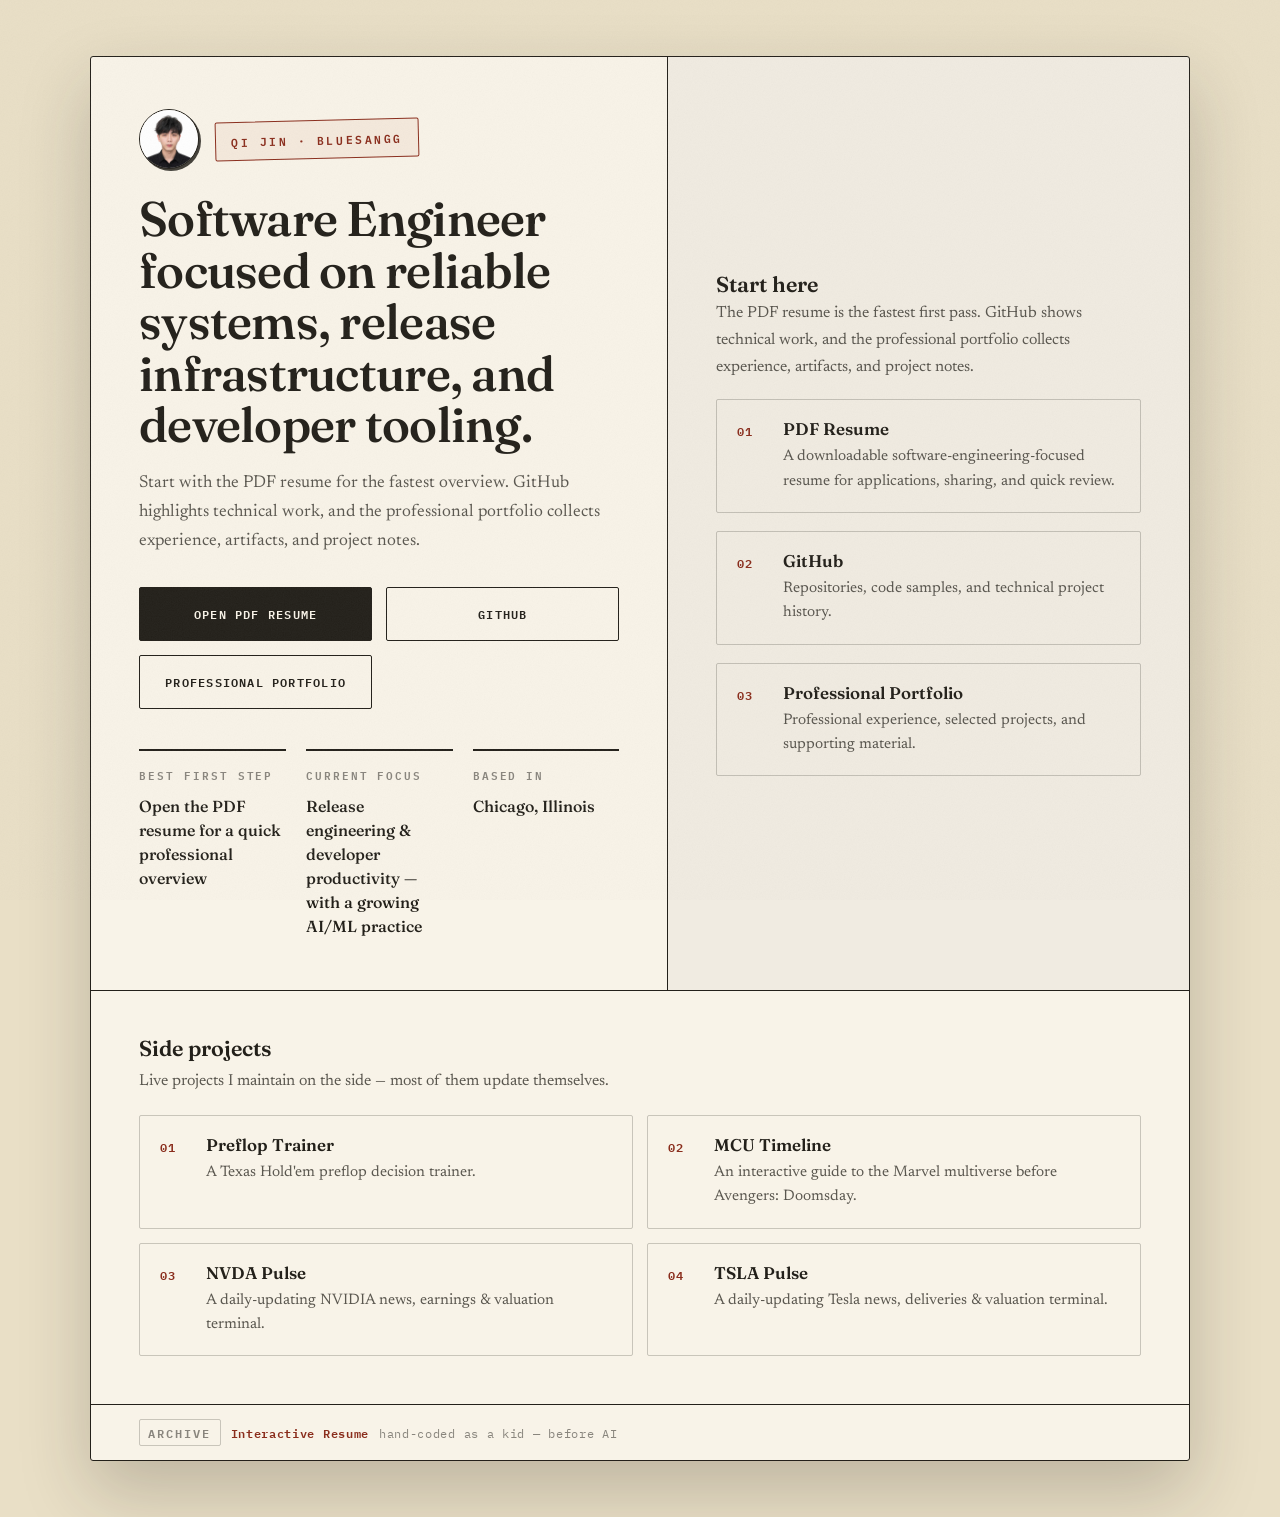
<file: index.html>
<!DOCTYPE html>
<html lang="en">
<head>
  <meta charset="UTF-8">
  <meta name="viewport" content="width=device-width, initial-scale=1.0">
  <title>Qi Jin | Software Engineer</title>
  <link rel="preconnect" href="https://fonts.googleapis.com">
  <link rel="preconnect" href="https://fonts.gstatic.com" crossorigin>
  <link rel="preconnect" href="https://fonts.googleapis.com">
  <link rel="preconnect" href="https://fonts.gstatic.com" crossorigin>
  <link href="https://fonts.googleapis.com/css2?family=Fraunces:ital,opsz,wght@0,9..144,300..900;1,9..144,300..900&family=IBM+Plex+Mono:wght@400;500;600&family=Newsreader:ital,opsz,wght@0,6..72,400..600;1,6..72,400..600&display=swap" rel="stylesheet">
  <style>
:root {
  --paper: #f8f3e8;
  --paper-deep: #e9dfc6;
  --ink: #23201a;
  --ink-soft: rgba(35,32,26,.74);
  --ink-faint: rgba(35,32,26,.52);
  --line: rgba(35,32,26,.22);
  --accent: #b3402a;
  --accent-deep: #8a2d1c;
}
* { box-sizing: border-box; margin: 0; padding: 0; }
body {
  font-family: 'Newsreader', Georgia, 'Times New Roman', serif;
  color: var(--ink); background: var(--paper-deep);
  min-height: 100vh; display: flex; align-items: center; justify-content: center;
  padding: 56px 22px; font-size: 17px;
}
body::before {
  content: ""; position: fixed; inset: 0; z-index: 3000; pointer-events: none; opacity: .05;
  background-image: url("data:image/svg+xml,%3Csvg xmlns='http://www.w3.org/2000/svg' width='180' height='180'%3E%3Cfilter id='n'%3E%3CfeTurbulence type='fractalNoise' baseFrequency='0.85' numOctaves='2' stitchTiles='stitch'/%3E%3CfeColorMatrix type='saturate' values='0'/%3E%3C/filter%3E%3Crect width='100%25' height='100%25' filter='url(%23n)'/%3E%3C/svg%3E");
}
::selection { background: var(--accent); color: var(--paper); }
.shell {
  width: min(1100px, 100%); background: var(--paper);
  border: 1.5px solid var(--ink); border-radius: 3px;
  box-shadow: 0 30px 70px rgba(35,32,26,.22);
  overflow: hidden; position: relative; z-index: 1;
}
.grid { display: grid; grid-template-columns: 1.05fr 0.95fr; }
.hero, .panel { padding: 52px 48px; }
.eyebrow-wrap { display: flex; align-items: center; gap: 16px; margin-bottom: 24px; }
.hero-avatar {
  width: 60px; height: 60px; border-radius: 50%; object-fit: cover; object-position: center;
  border: 1.5px solid var(--ink); flex-shrink: 0; background: var(--paper-deep);
  box-shadow: 2px 2px 0 rgba(35,32,26,.85);
}
.eyebrow {
  display: inline-block; font-family: 'IBM Plex Mono', monospace;
  font-size: .72rem; font-weight: 600; letter-spacing: .22em; text-transform: uppercase;
  color: var(--accent-deep); border: 1.5px solid var(--accent-deep);
  padding: 9px 15px 8px; border-radius: 2px;
  transform: rotate(-1.4deg); background: rgba(179,64,42,.06);
}
h1 {
  font-family: 'Fraunces', Georgia, serif; font-weight: 560;
  font-size: clamp(2.1rem, 3.8vw, 3.2rem); line-height: 1.06; letter-spacing: -0.015em;
  margin-bottom: 18px; text-wrap: balance; max-width: 760px;
}
.subtitle { font-size: 1.08rem; line-height: 1.7; color: var(--ink-soft); max-width: 60ch; }
.cta-row { display: grid; grid-template-columns: repeat(2, minmax(0,1fr)); gap: 14px; margin-top: 30px; max-width: 640px; }
.btn {
  display: inline-flex; align-items: center; justify-content: center; text-decoration: none;
  font-family: 'IBM Plex Mono', monospace; font-size: .76rem; font-weight: 600;
  letter-spacing: .1em; text-transform: uppercase; text-align: center;
  padding: 16px 16px 15px; border-radius: 2px; border: 1.5px solid var(--ink); min-height: 54px;
  transition: background .16s ease, color .16s ease, box-shadow .16s ease;
}
.btn-accent { background: var(--ink); color: var(--paper); }
.btn-accent:hover { background: var(--accent); border-color: var(--accent-deep); color: #fff; box-shadow: 4px 4px 0 rgba(35,32,26,.85); }
.btn-primary, .btn-secondary { background: transparent; color: var(--ink); }
.btn-primary:hover, .btn-secondary:hover { background: var(--ink); color: var(--paper); box-shadow: 4px 4px 0 rgba(179,64,42,.55); }
.facts { display: grid; grid-template-columns: repeat(3, minmax(0,1fr)); gap: 20px; margin-top: 40px; }
.fact { border-top: 2px solid var(--ink); padding-top: 14px; }
.fact .label {
  font-family: 'IBM Plex Mono', monospace; font-size: .68rem; font-weight: 600;
  letter-spacing: .18em; text-transform: uppercase; color: var(--ink-faint); margin-bottom: 10px;
}
.fact .value { font-family: 'Fraunces', Georgia, serif; font-size: 1rem; font-weight: 500; line-height: 1.5; }
.panel {
  background: rgba(35,32,26,.035); border-left: 1.5px solid var(--ink);
  display: flex; flex-direction: column; justify-content: center; gap: 18px; counter-reset: ql;
}
.panel h2 { font-family: 'Fraunces', Georgia, serif; font-size: 1.35rem; font-weight: 600; margin-bottom: 2px; }
.panel p { color: var(--ink-soft); line-height: 1.7; font-size: 1rem; }
.quick-link {
  display: block; padding: 18px 20px 18px 66px; position: relative;
  text-decoration: none; color: var(--ink);
  border: 1px solid var(--line); border-radius: 2px; counter-increment: ql;
  transition: border-color .16s ease, background .16s ease;
}
.quick-link::before {
  content: counter(ql, decimal-leading-zero);
  position: absolute; left: 20px; top: 21px;
  font-family: 'IBM Plex Mono', monospace; font-size: .76rem; font-weight: 600;
  color: var(--accent-deep); letter-spacing: .08em;
}
.quick-link:hover { border-color: var(--ink); background: rgba(179,64,42,.05); }
.quick-link strong { display: block; font-family: 'Fraunces', Georgia, serif; font-size: 1.06rem; font-weight: 600; margin-bottom: 6px; }
.quick-link span { color: var(--ink-soft); font-size: .95rem; line-height: 1.6; }
.projects { border-top: 1.5px solid var(--ink); padding: 44px 48px 48px; }
.projects h2 { font-family: 'Fraunces', Georgia, serif; font-size: 1.35rem; font-weight: 600; margin-bottom: 6px; }
.projects .proj-sub { color: var(--ink-soft); line-height: 1.7; font-size: 1rem; margin-bottom: 20px; max-width: 70ch; }
.proj-grid { display: grid; grid-template-columns: 1fr 1fr; gap: 14px; counter-reset: ql; }
.site-foot {
  border-top: 1.5px solid var(--ink);
  padding: 14px 48px;
  display: flex; align-items: baseline; gap: 10px; flex-wrap: wrap;
  font-family: 'IBM Plex Mono', monospace; font-size: .72rem; letter-spacing: .06em;
  color: var(--ink-faint);
}
.site-foot .tag {
  font-weight: 600; text-transform: uppercase; letter-spacing: .18em;
  border: 1px solid var(--line); border-radius: 2px; padding: 3px 8px 2px;
}
.site-foot a { color: var(--accent-deep); font-weight: 600; text-decoration: none; }
.site-foot a:hover { text-decoration: underline; }
@media (max-width: 880px) {

  .grid { grid-template-columns: 1fr; }
  .panel { border-left: none; border-top: 1.5px solid var(--ink); }
  .hero, .panel { padding: 36px 26px; }
  .facts { grid-template-columns: 1fr; gap: 18px; }
  .cta-row { grid-template-columns: 1fr; max-width: 100%; }
  body { padding: 40px 14px; }
  .site-foot { padding: 12px 26px; }
  .projects { padding: 32px 26px; }
  .proj-grid { grid-template-columns: 1fr; }
}
</style>
</head>
<body>
  <main class="shell">
    <div class="grid">
      <section class="hero">
        <div class="eyebrow-wrap">
          <img class="hero-avatar" src="/images/profile/qi-jin-avatar.jpg" alt="Portrait of Qi Jin" />
          <div class="eyebrow">Qi Jin · BlueSaNGG</div>
        </div>
        <h1>Software Engineer focused on reliable systems, release infrastructure, and developer tooling.</h1>
        <p class="subtitle">
          Start with the PDF resume for the fastest overview. GitHub highlights technical work, and the professional portfolio collects experience, artifacts, and project notes.
        </p>

        <div class="cta-row">
          <a class="btn btn-accent" href="/resume/QiJin_Resume.pdf" target="_blank" rel="noopener">Open PDF Resume</a>
          <a class="btn btn-secondary" href="https://github.com/BlueSaNGG" target="_blank" rel="noopener">GitHub</a>
          <a class="btn btn-secondary" href="/CV/ml-portfolio.html">Professional Portfolio</a>
        </div>

        <div class="facts">
          <div class="fact">
            <div class="label">Best First Step</div>
            <div class="value">Open the PDF resume for a quick professional overview</div>
          </div>
          <div class="fact">
            <div class="label">Current Focus</div>
            <div class="value">Release engineering &amp; developer productivity — with a growing AI/ML practice</div>
          </div>
          <div class="fact">
            <div class="label">Based In</div>
            <div class="value">Chicago, Illinois</div>
          </div>
        </div>
      </section>

      <aside class="panel">
        <div>
          <h2>Start here</h2>
          <p>The PDF resume is the fastest first pass. GitHub shows technical work, and the professional portfolio collects experience, artifacts, and project notes.</p>
        </div>

        <a class="quick-link" href="/resume/QiJin_Resume.pdf" target="_blank" rel="noopener">
          <strong>PDF Resume</strong>
          <span>A downloadable software-engineering-focused resume for applications, sharing, and quick review.</span>
        </a>

        <a class="quick-link" href="https://github.com/BlueSaNGG" target="_blank" rel="noopener">
          <strong>GitHub</strong>
          <span>Repositories, code samples, and technical project history.</span>
        </a>

        <a class="quick-link" href="/CV/ml-portfolio.html">
          <strong>Professional Portfolio</strong>
          <span>Professional experience, selected projects, and supporting material.</span>
        </a>
      </aside>
    </div>
    <section class="projects">
      <h2>Side projects</h2>
      <p class="proj-sub">Live projects I maintain on the side — most of them update themselves.</p>
      <div class="proj-grid">
        <a class="quick-link" href="https://bluesangg.github.io/preflop-trainer/" target="_blank" rel="noopener">
          <strong>Preflop Trainer</strong>
          <span>A Texas Hold'em preflop decision trainer.</span>
        </a>
        <a class="quick-link" href="https://bluesangg.github.io/mcu-timeline/" target="_blank" rel="noopener">
          <strong>MCU Timeline</strong>
          <span>An interactive guide to the Marvel multiverse before Avengers: Doomsday.</span>
        </a>
        <a class="quick-link" href="https://bluesangg.github.io/nvda-news/" target="_blank" rel="noopener">
          <strong>NVDA Pulse</strong>
          <span>A daily-updating NVIDIA news, earnings &amp; valuation terminal.</span>
        </a>
        <a class="quick-link" href="https://bluesangg.github.io/tsla-news/" target="_blank" rel="noopener">
          <strong>TSLA Pulse</strong>
          <span>A daily-updating Tesla news, deliveries &amp; valuation terminal.</span>
        </a>
      </div>
    </section>
    <footer class="site-foot">
      <span class="tag">Archive</span>
      <a href="/interactive-resume.html">Interactive Resume</a>
      <span>hand-coded as a kid — before AI</span>
    </footer>
  </main>
</body>
</html>
</file>
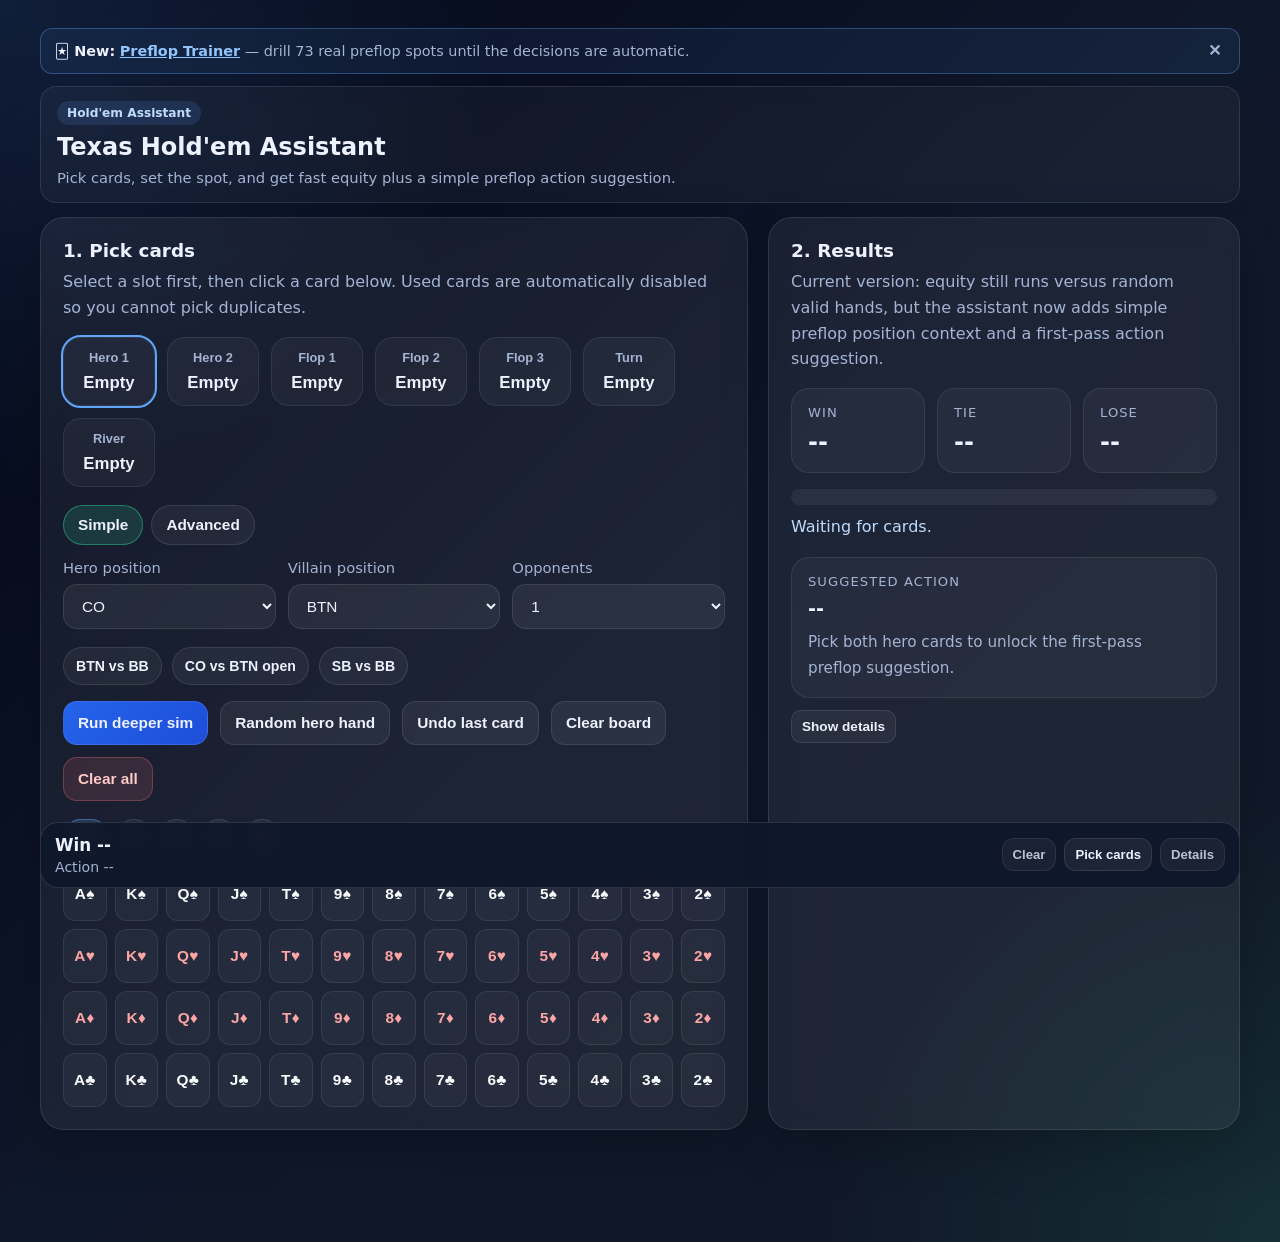
<file: holdem-odds/index.html>
<!DOCTYPE html>
<html lang="en">
<head>
  <meta charset="UTF-8" />
  <meta name="viewport" content="width=device-width, initial-scale=1.0" />
  <title>Texas Hold'em Odds Calculator</title>
  <style>
    :root {
      --bg: #0b1220;
      --panel: rgba(255,255,255,0.06);
      --panel-strong: rgba(255,255,255,0.1);
      --text: #eef2ff;
      --muted: #a5b4d4;
      --accent: #60a5fa;
      --accent-2: #34d399;
      --danger: #f87171;
      --border: rgba(255,255,255,0.1);
    }
    * { box-sizing: border-box; }
    body {
      margin: 0;
      font-family: Inter, ui-sans-serif, system-ui, -apple-system, BlinkMacSystemFont, sans-serif;
      color: var(--text);
      background:
        radial-gradient(circle at top left, rgba(96,165,250,0.15), transparent 28%),
        radial-gradient(circle at bottom right, rgba(52,211,153,0.12), transparent 26%),
        linear-gradient(135deg, #020617 0%, #0f172a 50%, #111827 100%);
      min-height: 100vh;
    }
    .wrap {
      width: min(1200px, calc(100% - 32px));
      margin: 28px auto;
    }
    .hero {
      padding: 14px 16px;
      background: rgba(255,255,255,0.04);
      border: 1px solid var(--border);
      border-radius: 16px;
      backdrop-filter: blur(10px);
      margin-bottom: 14px;
    }
    .eyebrow {
      display: inline-block;
      padding: 5px 10px;
      border-radius: 999px;
      background: rgba(96,165,250,0.14);
      color: #bfdbfe;
      font-weight: 700;
      font-size: 0.76rem;
      margin-bottom: 8px;
    }
    h1 { margin: 0 0 6px; font-size: clamp(1.15rem, 3vw, 1.5rem); }
    .subtitle { margin: 0; color: var(--muted); line-height: 1.45; max-width: 900px; font-size: 0.92rem; }
    .grid {
      display: grid;
      grid-template-columns: 1.2fr 0.8fr;
      gap: 20px;
    }
    .card {
      background: var(--panel);
      border: 1px solid var(--border);
      border-radius: 24px;
      padding: 22px;
      backdrop-filter: blur(14px);
      box-shadow: 0 18px 50px rgba(0,0,0,0.2);
    }
    .section-title { margin: 0 0 8px; font-size: 1.15rem; }
    .hint { color: var(--muted); margin: 0 0 16px; line-height: 1.6; }
    .slot-row { display: flex; flex-wrap: wrap; gap: 12px; margin-bottom: 18px; }
    .slot {
      min-width: 92px;
      padding: 12px;
      border-radius: 18px;
      background: rgba(255,255,255,0.04);
      border: 1px solid rgba(255,255,255,0.08);
    }
    .slot-label { color: var(--muted); font-size: 0.8rem; margin-bottom: 8px; }
    .slot-value { font-size: 1.05rem; font-weight: 700; }
    .mode-toggle { display:flex; gap:8px; margin-bottom:14px; }
    .mode-btn { padding:10px 14px; border-radius:999px; background: rgba(255,255,255,0.05); border:1px solid rgba(255,255,255,0.1); font-weight:700; }
    .mode-btn.active { background: rgba(52,211,153,0.16); border-color: rgba(52,211,153,0.45); }
    .controls { display: grid; grid-template-columns: repeat(3, minmax(0,1fr)); gap: 12px; margin-bottom: 18px; }
    .controls-secondary { grid-template-columns: minmax(0,1fr); }
    .hidden { display:none !important; }
    label { display: flex; flex-direction: column; gap: 8px; font-size: 0.92rem; color: var(--muted); }
    select, button {
      border: 1px solid var(--border);
      border-radius: 14px;
      padding: 12px 14px;
      font-size: 0.96rem;
      background: rgba(255,255,255,0.06);
      color: var(--text);
    }
    select option { color: #111827; }
    .button-row { display: flex; gap: 12px; flex-wrap: wrap; margin-bottom: 18px; }
    .preset-row { display: flex; gap: 10px; flex-wrap: wrap; margin-bottom: 16px; }
    .mini-btn { padding: 10px 12px; border-radius: 999px; font-size: 0.88rem; background: rgba(255,255,255,0.05); }
    .mobile-dock { position: sticky; bottom: 12px; z-index: 25; margin-top: 18px; padding: 12px 14px; border-radius: 18px; background: rgba(15,23,42,0.92); border: 1px solid rgba(255,255,255,0.12); backdrop-filter: blur(10px); display: flex; justify-content: space-between; gap: 12px; align-items: center; }
    .dock-main { display:flex; flex-direction:column; gap:4px; min-width:0; }
    .dock-kpi { font-size: 1.05rem; font-weight: 800; }
    .dock-sub { color: var(--muted); font-size: 0.88rem; white-space: nowrap; overflow: hidden; text-overflow: ellipsis; }
    .dock-actions { display:flex; gap:8px; align-items:center; justify-content:flex-end; flex-shrink: 0; }
    .dock-btn { padding: 8px 10px; border-radius: 12px; font-size: 0.82rem; background: rgba(255,255,255,0.06); border: 1px solid rgba(255,255,255,0.1); font-weight: 700; }
    .dock-btn.subtle { opacity: 0.78; }
    .mobile-dock.loading { border-color: rgba(96,165,250,0.45); box-shadow: 0 0 0 1px rgba(96,165,250,0.2) inset; }
    button {
      cursor: pointer;
      font-weight: 700;
      transition: transform .15s ease, background .15s ease, border-color .15s ease;
    }
    button:hover { transform: translateY(-1px); }
    .primary { background: linear-gradient(135deg, #2563eb, #1d4ed8); }
    .secondary { background: rgba(255,255,255,0.06); }
    .danger { background: rgba(248,113,113,0.14); color: #fecaca; border-color: rgba(248,113,113,0.3); }
    .picker-anchor { scroll-margin-top: 72px; }
    .picker-tabs { display:flex; gap:8px; flex-wrap:wrap; margin-bottom:12px; }
    .picker-tab { padding:8px 12px; border-radius:999px; background: rgba(255,255,255,0.05); border:1px solid rgba(255,255,255,0.1); font-weight:700; }
    .picker-tab.active { background: rgba(96,165,250,0.18); border-color: rgba(96,165,250,0.45); }
    .picker-grid { display: grid; grid-template-columns: repeat(13, minmax(0,1fr)); gap: 8px; }
    .pick-card {
      border-radius: 12px;
      min-height: 54px;
      display: flex;
      align-items: center;
      justify-content: center;
      font-weight: 800;
      letter-spacing: .02em;
      border: 1px solid rgba(255,255,255,0.08);
      background: rgba(255,255,255,0.04);
      user-select: none;
    }
    .pick-card.red { color: #fca5a5; }
    .pick-card.black { color: #f8fafc; }
    .pick-card.used { opacity: .32; cursor: not-allowed; }
    .pick-card.active { outline: 2px solid var(--accent-2); background: rgba(52,211,153,0.16); }
    .results {
      display: grid;
      grid-template-columns: repeat(3, minmax(0,1fr));
      gap: 12px;
      margin-bottom: 16px;
    }
    .stat {
      background: rgba(255,255,255,0.04);
      border: 1px solid rgba(255,255,255,0.08);
      border-radius: 18px;
      padding: 16px;
    }
    .stat-label { color: var(--muted); font-size: 0.82rem; margin-bottom: 8px; text-transform: uppercase; letter-spacing: .08em; }
    .stat-value { font-size: 1.5rem; font-weight: 800; }
    .progress { height: 16px; border-radius: 999px; background: rgba(255,255,255,0.06); overflow: hidden; display: flex; }
    .progress > div { height: 100%; }
    .win { background: #34d399; }
    .tie { background: #fbbf24; }
    .lose { background: #f87171; }
    .meta { margin-top: 16px; color: var(--muted); line-height: 1.7; font-size: 0.95rem; }
    .details-toggle { margin-top: 12px; display:inline-flex; align-items:center; gap:6px; padding:8px 10px; border-radius:10px; background: rgba(255,255,255,0.05); border:1px solid rgba(255,255,255,0.1); font-size: 0.85rem; font-weight:700; }
    .status { min-height: 24px; margin: 12px 0 0; color: #bfdbfe; }
    @media (max-width: 980px) {
      .grid { grid-template-columns: 1fr; }
      .controls { grid-template-columns: 1fr; }
      .picker-grid { grid-template-columns: repeat(4, minmax(0,1fr)); }
      .results { grid-template-columns: 1fr; }
      .wrap { width: min(1200px, calc(100% - 16px)); margin: 12px auto 88px; }
      .hero { padding: 10px 12px; margin-bottom: 10px; }
      .subtitle { font-size: 0.84rem; }
    }
  </style>
</head>
<body>
  <div class="wrap">
    <div id="pf-migrate" style="display:none;align-items:center;gap:10px;margin-bottom:12px;padding:10px 14px;border:1px solid rgba(96,165,250,.35);border-radius:12px;background:rgba(96,165,250,.08);font-size:.9rem;color:#eef2ff;">
      <span style="flex:1">🃏 <strong>New:</strong> <a href="https://bluesangg.github.io/preflop-trainer/" style="color:#93c5fd;font-weight:700;">Preflop Trainer</a> <span style="color:#a5b4d4;">— drill 73 real preflop spots until the decisions are automatic.</span></span>
      <button onclick="document.getElementById('pf-migrate').style.display='none';try{localStorage.setItem('odds_migrate_dismissed','1')}catch(e){}" style="background:none;border:0;color:#a5b4d4;cursor:pointer;font-size:1rem;line-height:1;padding:4px;" aria-label="Dismiss">✕</button>
    </div>
    <script>try{if(!localStorage.getItem('odds_migrate_dismissed'))document.getElementById('pf-migrate').style.display='flex';}catch(e){document.getElementById('pf-migrate').style.display='flex';}</script>
    <section class="hero">
      <div class="eyebrow">Hold'em Assistant</div>
      <h1>Texas Hold'em Assistant</h1>
      <p class="subtitle">Pick cards, set the spot, and get fast equity plus a simple preflop action suggestion.</p>
    </section>

    <section class="grid">
      <div class="card">
        <h2 class="section-title">1. Pick cards</h2>
        <p class="hint">Select a slot first, then click a card below. Used cards are automatically disabled so you cannot pick duplicates.</p>

        <div class="slot-row" id="slotRow"></div>

        <div class="mode-toggle">
          <button type="button" class="mode-btn active" id="simpleModeBtn">Simple</button>
          <button type="button" class="mode-btn" id="advancedModeBtn">Advanced</button>
        </div>

        <div class="controls" id="primaryControls">
          <label>
            Hero position
            <select id="heroPosition"></select>
          </label>
          <label>
            Villain position
            <select id="villainPosition"></select>
          </label>
          <label>
            Opponents
            <select id="opponents"></select>
          </label>
        </div>

        <div id="advancedPanel" class="hidden">
          <div class="controls">
            <label>
              Facing action
              <select id="facingAction">
                <option value="unopened" selected>Unopened pot</option>
                <option value="facing-open">Facing open</option>
                <option value="facing-3bet">Facing 3-bet</option>
              </select>
            </label>
            <label>
              Effective stack
              <select id="stackDepth">
                <option value="20">20bb</option>
                <option value="40">40bb</option>
                <option value="100" selected>100bb</option>
              </select>
            </label>
            <label>
              Simulations
              <select id="simulations">
                <option value="2000">2,000</option>
                <option value="5000" selected>5,000</option>
                <option value="10000">10,000</option>
                <option value="20000">20,000</option>
              </select>
            </label>
          </div>

          <div class="controls controls-secondary">
            <label>
              Speed note
              <select id="mode">
                <option value="normal" selected>Balanced</option>
                <option value="fast">Fast</option>
                <option value="deep">More accurate</option>
              </select>
            </label>
          </div>
        </div>

        <div class="preset-row">
          <button class="mini-btn" id="presetBtnVsBb">BTN vs BB</button>
          <button class="mini-btn" id="presetCoVsBtn">CO vs BTN open</button>
          <button class="mini-btn" id="presetSbVsBb">SB vs BB</button>
        </div>

        <div class="button-row">
          <button class="primary" id="runBtn">Run deeper sim</button>
          <button class="secondary" id="randomHeroBtn">Random hero hand</button>
          <button class="secondary" id="undoBtn">Undo last card</button>
          <button class="secondary" id="clearBoardBtn">Clear board</button>
          <button class="danger" id="clearBtn">Clear all</button>
        </div>

        <div class="picker-anchor" id="pickerAnchor"></div>
        <div class="picker-tabs" id="pickerTabs"></div>
        <div class="picker-grid" id="picker"></div>
      </div>

      <div class="card">
        <h2 class="section-title">2. Results</h2>
        <p class="hint">Current version: equity still runs versus random valid hands, but the assistant now adds simple preflop position context and a first-pass action suggestion.</p>

        <div class="results">
          <div class="stat"><div class="stat-label">Win</div><div class="stat-value" id="winPct">--</div></div>
          <div class="stat"><div class="stat-label">Tie</div><div class="stat-value" id="tiePct">--</div></div>
          <div class="stat"><div class="stat-label">Lose</div><div class="stat-value" id="losePct">--</div></div>
        </div>

        <div class="progress">
          <div class="win" id="winBar" style="width:0%"></div>
          <div class="tie" id="tieBar" style="width:0%"></div>
          <div class="lose" id="loseBar" style="width:0%"></div>
        </div>

        <p class="status" id="status">Waiting for cards.</p>

        <div class="stat" style="margin-top:16px;">
          <div class="stat-label" id="stageLabel">Suggested action</div>
          <div class="stat-value" id="actionAdvice" style="font-size:1.2rem;">--</div>
          <div class="meta" id="adviceReason" style="margin-top:10px;">Pick both hero cards to unlock the first-pass preflop suggestion.</div>
        </div>

        <button type="button" class="details-toggle" id="detailsToggleBtn">Show details</button>
        <div class="meta hidden" id="summary">
          <strong>How to use:</strong><br />
          • Pick 2 hole cards for Hero<br />
          • Optionally pick 0-5 board cards<br />
          • Choose number of opponents<br />
          • Click calculate to run the simulation
        </div>
      </div>
    </section>

    <div class="mobile-dock">
      <div class="dock-main">
        <div class="dock-kpi" id="dockWin">Win --</div>
        <div class="dock-sub" id="dockAction">Action --</div>
      </div>
      <div class="dock-actions">
        <button class="dock-btn subtle" id="dockClearBtn">Clear</button>
        <button class="dock-btn" id="dockPickCardsBtn">Pick cards</button>
        <button class="dock-btn subtle" id="dockDetailsBtn">Details</button>
      </div>
    </div>
  </div>

  <script>
    const ranks = ['A','K','Q','J','T','9','8','7','6','5','4','3','2'];
    const suitOrder = ['s','h','d','c'];
    const suitSymbols = { s: '♠', h: '♥', d: '♦', c: '♣' };
    const suitColor = { s: 'black', c: 'black', h: 'red', d: 'red' };
    const rankValue = { '2':2,'3':3,'4':4,'5':5,'6':6,'7':7,'8':8,'9':9,'T':10,'J':11,'Q':12,'K':13,'A':14 };

    const slots = [
      { key: 'hero1', label: 'Hero 1' },
      { key: 'hero2', label: 'Hero 2' },
      { key: 'flop1', label: 'Flop 1' },
      { key: 'flop2', label: 'Flop 2' },
      { key: 'flop3', label: 'Flop 3' },
      { key: 'turn', label: 'Turn' },
      { key: 'river', label: 'River' }
    ];

    const state = {
      activeSlot: 'hero1',
      cards: Object.fromEntries(slots.map(slot => [slot.key, null])),
      autoCalcTimer: null,
      isCalculating: false,
      pendingAutoCalc: false,
      history: [],
      pickerSuitFilter: 'all',
      uiMode: 'simple'
    };

    const slotRow = document.getElementById('slotRow');
    const picker = document.getElementById('picker');
    const pickerTabs = document.getElementById('pickerTabs');
    const opponentsSelect = document.getElementById('opponents');
    const heroPositionSelect = document.getElementById('heroPosition');
    const villainPositionSelect = document.getElementById('villainPosition');
    const facingActionSelect = document.getElementById('facingAction');
    const stackDepthSelect = document.getElementById('stackDepth');
    const simulationsSelect = document.getElementById('simulations');
    const modeSelect = document.getElementById('mode');
    const winPct = document.getElementById('winPct');
    const tiePct = document.getElementById('tiePct');
    const losePct = document.getElementById('losePct');
    const winBar = document.getElementById('winBar');
    const tieBar = document.getElementById('tieBar');
    const loseBar = document.getElementById('loseBar');
    const statusEl = document.getElementById('status');
    const summaryEl = document.getElementById('summary');
    const detailsToggleBtn = document.getElementById('detailsToggleBtn');
    const actionAdviceEl = document.getElementById('actionAdvice');
    const stageLabelEl = document.getElementById('stageLabel');
    const adviceReasonEl = document.getElementById('adviceReason');
    const dockWinEl = document.getElementById('dockWin');
    const dockActionEl = document.getElementById('dockAction');
    const mobileDockEl = document.querySelector('.mobile-dock');
    const simpleModeBtn = document.getElementById('simpleModeBtn');
    const advancedModeBtn = document.getElementById('advancedModeBtn');
    const advancedPanel = document.getElementById('advancedPanel');

    for (let i = 1; i <= 8; i++) {
      const opt = document.createElement('option');
      opt.value = String(i);
      opt.textContent = String(i);
      if (i === 1) opt.selected = true;
      opponentsSelect.appendChild(opt);
    }

    const positions = ['UTG', 'MP', 'CO', 'BTN', 'SB', 'BB'];
    for (const pos of positions) {
      const heroOpt = document.createElement('option');
      heroOpt.value = pos;
      heroOpt.textContent = pos;
      if (pos === 'CO') heroOpt.selected = true;
      heroPositionSelect.appendChild(heroOpt);

      const villainOpt = document.createElement('option');
      villainOpt.value = pos;
      villainOpt.textContent = pos;
      if (pos === 'BTN') villainOpt.selected = true;
      villainPositionSelect.appendChild(villainOpt);
    }

    function buildSlots() {
      slotRow.innerHTML = '';
      for (const slot of slots) {
        const el = document.createElement('button');
        el.className = 'slot';
        el.type = 'button';
        if (state.activeSlot === slot.key) el.style.outline = '2px solid #60a5fa';
        const card = state.cards[slot.key];
        el.innerHTML = `<div class="slot-label">${slot.label}</div><div class="slot-value">${card ? pretty(card) : 'Empty'}</div>`;
        el.onclick = () => { state.activeSlot = slot.key; buildSlots(); buildPicker(); };
        slotRow.appendChild(el);
      }
    }

    function fullDeck() {
      const deck = [];
      for (const s of suitOrder) for (const r of ranks) deck.push(r + s);
      return deck;
    }

    function usedCards() {
      return new Set(Object.values(state.cards).filter(Boolean));
    }

    function pretty(card) {
      return card ? `${card[0]}${suitSymbols[card[1]]}` : 'Empty';
    }

    function buildPickerTabs() {
      pickerTabs.innerHTML = '';
      const tabs = [
        { key: 'all', label: 'All' },
        { key: 's', label: '♠' },
        { key: 'h', label: '♥' },
        { key: 'd', label: '♦' },
        { key: 'c', label: '♣' }
      ];
      for (const tab of tabs) {
        const btn = document.createElement('button');
        btn.type = 'button';
        btn.className = `picker-tab ${state.pickerSuitFilter === tab.key ? 'active' : ''}`;
        btn.textContent = tab.label;
        btn.onclick = () => {
          state.pickerSuitFilter = tab.key;
          buildPickerTabs();
          buildPicker();
        };
        pickerTabs.appendChild(btn);
      }
    }

    function buildPicker() {
      picker.innerHTML = '';
      const used = usedCards();
      const suitsToShow = state.pickerSuitFilter === 'all' ? suitOrder : [state.pickerSuitFilter];
      for (const s of suitsToShow) {
        for (const r of ranks) {
          const card = r + s;
          const btn = document.createElement('button');
          btn.type = 'button';
          const current = state.cards[state.activeSlot] === card;
          const blocked = used.has(card) && !current;
          btn.className = `pick-card ${suitColor[s]} ${blocked ? 'used' : ''} ${current ? 'active' : ''}`;
          btn.textContent = `${r}${suitSymbols[s]}`;
          btn.disabled = blocked;
          btn.onclick = () => {
            if (!current) state.history.push({ slot: state.activeSlot, previous: state.cards[state.activeSlot] });
            state.cards[state.activeSlot] = current ? null : card;
            autoAdvance();
            buildSlots();
            buildPicker();
            scheduleAutoCalculate();
          };
          picker.appendChild(btn);
        }
      }
    }

    function autoAdvance() {
      const currentIndex = slots.findIndex(s => s.key === state.activeSlot);
      for (let i = currentIndex + 1; i < slots.length; i++) {
        if (!state.cards[slots[i].key]) {
          state.activeSlot = slots[i].key;
          return;
        }
      }
    }

    function clearBoard() {
      for (const key of ['flop1','flop2','flop3','turn','river']) state.cards[key] = null;
      state.activeSlot = 'flop1';
      buildSlots();
      buildPickerTabs();
      buildPicker();
      scheduleAutoCalculate();
    }

    function undoLastCard() {
      const lastFilled = [...slots].reverse().find(slot => state.cards[slot.key]);
      if (!lastFilled) return;
      state.cards[lastFilled.key] = null;
      state.activeSlot = lastFilled.key;
      buildSlots();
      buildPickerTabs();
      buildPicker();
      scheduleAutoCalculate();
    }

    function applyPreset(kind) {
      if (kind === 'btn-bb') {
        heroPositionSelect.value = 'BTN';
        villainPositionSelect.value = 'BB';
        facingActionSelect.value = 'unopened';
        stackDepthSelect.value = '100';
      } else if (kind === 'co-btn-open') {
        heroPositionSelect.value = 'CO';
        villainPositionSelect.value = 'BTN';
        facingActionSelect.value = 'facing-open';
        stackDepthSelect.value = '100';
      } else if (kind === 'sb-bb') {
        heroPositionSelect.value = 'SB';
        villainPositionSelect.value = 'BB';
        facingActionSelect.value = 'unopened';
        stackDepthSelect.value = '40';
      }
      scheduleAutoCalculate();
    }

    function clearAll() {
      if (state.autoCalcTimer) clearTimeout(state.autoCalcTimer);
      state.autoCalcTimer = null;
      state.pendingAutoCalc = false;
      for (const slot of slots) state.cards[slot.key] = null;
      state.activeSlot = 'hero1';
      buildSlots();
      buildPickerTabs();
      buildPicker();
      resetResults();
    }

    function resetResults() {
      winPct.textContent = tiePct.textContent = losePct.textContent = '--';
      winBar.style.width = tieBar.style.width = loseBar.style.width = '0%';
      statusEl.textContent = 'Waiting for cards.';
      summaryEl.innerHTML = '<strong>How to use:</strong><br />• Pick 2 hole cards for Hero<br />• Optionally pick 0-5 board cards<br />• Choose positions / facing action / stack depth<br />• Odds now auto-update after card and setting changes';
      actionAdviceEl.textContent = '--';
      adviceReasonEl.innerHTML = 'Pick both hero cards to unlock the first-pass preflop suggestion.';
      dockWinEl.textContent = 'Win --';
      dockActionEl.textContent = 'Action --';
      setDockLoading(false);
    }

    function randomHero() {
      clearAll();
      const deck = shuffle(fullDeck());
      state.cards.hero1 = deck.pop();
      state.cards.hero2 = deck.pop();
      state.activeSlot = 'flop1';
      buildSlots();
      buildPickerTabs();
      buildPicker();
      scheduleAutoCalculate();
    }


    function detectStreet() {
      const boardCount = [state.cards.flop1, state.cards.flop2, state.cards.flop3, state.cards.turn, state.cards.river].filter(Boolean).length;
      if (boardCount >= 5) return 'River';
      if (boardCount === 4) return 'Turn';
      if (boardCount >= 3) return 'Flop';
      return 'Preflop';
    }

    function syncSimpleFacingAction() {
      if (state.uiMode !== 'simple') return;
      const street = detectStreet();
      if (street !== 'Preflop') return;
      facingActionSelect.value = 'unopened';
    }

    function setUiMode(mode) {
      state.uiMode = mode;
      const simple = mode === 'simple';
      simpleModeBtn.classList.toggle('active', simple);
      advancedModeBtn.classList.toggle('active', !simple);
      advancedPanel.classList.toggle('hidden', simple);
      syncSimpleFacingAction();
      scheduleAutoCalculate();
    }

    function setDockLoading(isLoading, message = 'Updating…') {
      if (!mobileDockEl) return;
      mobileDockEl.classList.toggle('loading', isLoading);
      if (isLoading) {
        dockActionEl.textContent = message;
      }
    }

    function canAutoCalculate() {
      return Boolean(state.cards.hero1 && state.cards.hero2) && !state.isCalculating;
    }

    function scheduleAutoCalculate(delay = 120) {
      if (state.autoCalcTimer) clearTimeout(state.autoCalcTimer);
      if (!state.cards.hero1 || !state.cards.hero2) {
        resetResults();
        statusEl.textContent = 'Pick both hero cards to auto-calculate odds.';
        return;
      }
      state.pendingAutoCalc = true;
      statusEl.textContent = 'Updating odds...';
      setDockLoading(true);
      state.autoCalcTimer = setTimeout(() => {
        state.autoCalcTimer = null;
        if (canAutoCalculate()) calculate(false);
      }, delay);
    }


    function canonicalHand(heroCards) {
      if (heroCards.length !== 2) return null;
      const ranksOnly = heroCards.map(c => c[0]);
      const values = ranksOnly.map(r => rankValue[r]);
      const suited = heroCards[0][1] === heroCards[1][1];
      const paired = ranksOnly[0] === ranksOnly[1];
      if (paired) return ranksOnly[0] + ranksOnly[1];
      const sorted = [0,1].sort((a,b) => values[b] - values[a]).map(i => ranksOnly[i]);
      return sorted[0] + sorted[1] + (suited ? 's' : 'o');
    }

    const defaultRanges = {
      UTG: ['AA','KK','QQ','JJ','TT','99','AKs','AQs','AJs','KQs','AKo'],
      MP: ['AA','KK','QQ','JJ','TT','99','88','AKs','AQs','AJs','ATs','KQs','KJs','QJs','AKo','AQo'],
      CO: ['AA','KK','QQ','JJ','TT','99','88','77','AKs','AQs','AJs','ATs','A9s','KQs','KJs','QJs','JTs','T9s','AKo','AQo','AJo','KQo'],
      BTN: ['AA','KK','QQ','JJ','TT','99','88','77','66','55','AKs','AQs','AJs','ATs','A9s','A8s','KQs','KJs','KTs','QJs','QTs','JTs','T9s','98s','AKo','AQo','AJo','ATo','KQo','KJo','QJo'],
      SB: ['AA','KK','QQ','JJ','TT','99','88','77','66','AKs','AQs','AJs','ATs','A9s','KQs','KJs','QJs','JTs','T9s','AKo','AQo','AJo','KQo'],
      BB: ['AA','KK','QQ','JJ','TT','99','88','77','66','55','44','AKs','AQs','AJs','ATs','A9s','KQs','KJs','KTs','QJs','QTs','JTs','T9s','98s','87s','AKo','AQo','AJo','ATo','KQo','KJo','QJo']
    };


    function analyzeBoard(boardCards) {
      if (!boardCards.length) {
        return { texture: 'preflop', paired: false, monotone: false, connected: false, highCard: null };
      }
      const vals = boardCards.map(c => rankValue[c[0]]).sort((a,b) => b-a);
      const suits = boardCards.map(c => c[1]);
      const counts = {};
      for (const v of vals) counts[v] = (counts[v] || 0) + 1;
      const paired = Object.values(counts).some(c => c >= 2);
      const suitCounts = {};
      for (const s of suits) suitCounts[s] = (suitCounts[s] || 0) + 1;
      const maxSuit = Math.max(...Object.values(suitCounts));
      const monotone = maxSuit >= 3;
      const connected = vals.length >= 3 && (Math.max(...vals) - Math.min(...vals) <= 4 || vals.some((v, i) => i && vals[i-1] - v <= 2));
      let texture = 'dry';
      if (monotone && connected) texture = 'very wet';
      else if (monotone || connected || paired) texture = 'dynamic';
      return { texture, paired, monotone, connected, highCard: vals[0] || null };
    }

    function classifyHeroHand(heroCards, boardCards) {
      if (heroCards.length !== 2) return { className: 'unknown', strength: 0 };
      if (!boardCards.length) {
        const hand = canonicalHand(heroCards);
        const tier = handTier(hand);
        if (tier >= 3) return { className: 'premium preflop hand', strength: 4 };
        if (tier >= 2) return { className: 'strong preflop hand', strength: 3 };
        if (tier >= 1) return { className: 'playable preflop hand', strength: 2 };
        return { className: 'marginal preflop hand', strength: 1 };
      }

      const allCards = heroCards.concat(boardCards);
      const vals = allCards.map(c => rankValue[c[0]]);
      const boardVals = boardCards.map(c => rankValue[c[0]]);
      const counts = {};
      for (const v of vals) counts[v] = (counts[v] || 0) + 1;
      const groups = Object.entries(counts).map(([v,c]) => ({v:Number(v), c})).sort((a,b)=> b.c - a.c || b.v - a.v);
      const heroVals = heroCards.map(c => rankValue[c[0]]).sort((a,b)=>b-a);
      const suits = allCards.map(c => c[1]);
      const suitCounts = {};
      for (const s of suits) suitCounts[s] = (suitCounts[s] || 0) + 1;
      const flushDraw = Object.values(suitCounts).some(c => c === 4);
      const unique = [...new Set(vals)].sort((a,b)=>a-b);
      let straightDraw = false;
      for (let i=0; i<unique.length; i++) {
        const window = unique.slice(i, i+4);
        if (window.length === 4 && window[3] - window[0] <= 4) { straightDraw = true; break; }
      }
      const topBoard = Math.max(...boardVals);
      const heroPairOnBoard = heroVals.some(v => boardVals.includes(v));
      const pocketPair = heroVals[0] === heroVals[1];
      const overpair = pocketPair && heroVals[0] > topBoard;
      const topPair = heroPairOnBoard && Math.max(...heroVals.filter(v => boardVals.includes(v))) === topBoard;

      if (groups[0]?.c >= 4) return { className: 'monster made hand', strength: 7 };
      if (groups[0]?.c === 3 && groups[1]?.c >= 2) return { className: 'full house / boat', strength: 7 };
      const best = bestScore(allCards);
      if (best[0] >= 5) return { className: 'flush or better', strength: 7 };
      if (best[0] === 4) return { className: 'straight', strength: 6 };
      if (best[0] === 3) return { className: 'trips', strength: 6 };
      if (best[0] === 2) return { className: 'two pair', strength: 5 };
      if (overpair) return { className: 'overpair', strength: 5 };
      if (topPair) return { className: 'top pair', strength: 4 };
      if (best[0] === 1) return { className: 'one pair', strength: 3 };
      if (flushDraw && straightDraw) return { className: 'combo draw', strength: 4 };
      if (flushDraw) return { className: 'flush draw', strength: 3 };
      if (straightDraw) return { className: 'straight draw', strength: 3 };
      if (heroVals.every(v => v > topBoard)) return { className: 'two overcards', strength: 2 };
      return { className: 'air / weak showdown value', strength: 1 };
    }

    function handTier(hand) {
      if (!hand) return 0;
      const premium = new Set(['AA','KK','QQ','JJ','AKs','AKo']);
      const strong = new Set(['TT','99','AQs','AQo','AJs','AJo','KQs']);
      const playable = new Set(['88','77','ATs','ATo','KJs','KQo','QJs','JTs','T9s','A9s','KTs','QTs','98s']);
      if (premium.has(hand)) return 3;
      if (strong.has(hand)) return 2;
      if (playable.has(hand)) return 1;
      return 0;
    }

    function getAdvice(heroCards) {
      if (heroCards.length !== 2) {
        return { action: '--', reason: 'Pick both hero cards first.' };
      }
      const hand = canonicalHand(heroCards);
      const heroPos = heroPositionSelect.value;
      const villainPos = villainPositionSelect.value;
      const street = detectStreet();
      const facing = street === 'Preflop' ? facingActionSelect.value : 'postflop';
      const stack = Number(stackDepthSelect.value);
      const inDefaultRange = (defaultRanges[heroPos] || []).includes(hand);
      const tier = handTier(hand);
      const boardCards = [state.cards.flop1, state.cards.flop2, state.cards.flop3, state.cards.turn, state.cards.river].filter(Boolean);
      const boardInfo = analyzeBoard(boardCards);
      const heroInfo = classifyHeroHand(heroCards, boardCards);

      if (street !== 'Preflop') {
        if (heroInfo.strength >= 6) return { action: 'Bet / raise for value', reason: `${street} 面你已经是 ${heroInfo.className}，而且牌面 ${boardInfo.texture}，默认应主动打价值，同时防止免费牌。` };
        if (heroInfo.strength >= 4) return { action: 'Value bet small / call', reason: `${street} 面你是 ${heroInfo.className}，属于可以继续拿价值的中强牌；在 ${boardInfo.texture} 牌面上先走更稳的小额价值线更合理。` };
        if (heroInfo.strength >= 3) return { action: 'Check / call with equity', reason: `${street} 面你现在更像 ${heroInfo.className}；牌面 ${boardInfo.texture}，保留权益、控制底池通常比盲目进攻更好。` };
        return { action: 'Check / fold often', reason: `${street} 面当前更接近 ${heroInfo.className}，而且牌面 ${boardInfo.texture}；简洁模式下默认走更保守线路，除非你有明确 exploit 读牌。` };
      }

      if (facing === 'unopened') {
        if (inDefaultRange || heroPos === 'BTN' && tier >= 1) {
          return { action: 'Open raise', reason: `${heroPos} 默认开池范围里可以继续；${hand} 具备足够的高张/连通性，适合主动拿下底池。` };
        }
        return { action: 'Fold', reason: `${heroPos} 位默认开池范围偏紧，这手 ${hand} 在无人入池场景里通常不值得先投入。` };
      }

      if (facing === 'facing-open') {
        if (tier === 3 || (stack <= 40 && ['QQ','JJ','AKs','AKo','AQs'].includes(hand))) {
          return { action: '3-bet / jam', reason: `面对 ${villainPos} open，${hand} 属于高质量继续牌；在 ${stack}bb 左右也更适合主动施压。` };
        }
        if (tier >= 2 || (heroPos === 'BB' && tier >= 1)) {
          return { action: 'Call or mix', reason: `这手牌对 ${villainPos} 默认开池范围通常还能继续，但更偏向跟注/混合而不是无脑加注。` };
        }
        return { action: 'Fold', reason: `${hand} 面对默认 open range 通常 equity 不够，且容易被更好高张主导。` };
      }

      if (tier === 3 || (stack <= 20 && tier >= 2)) {
        return { action: 'Continue aggressively', reason: `面对 3-bet 时，${hand} 仍属于可以继续的上层区间；短筹码下更接近 4-bet / jam。` };
      }
      if (tier >= 2 && stack >= 100) {
        return { action: 'Mostly call / evaluate', reason: `这手牌还有继续空间，但面对 3-bet 需要看位置和对手倾向，默认不建议过宽继续。` };
      }
      return { action: 'Fold', reason: `${hand} 面对 3-bet 默认继续频率不高，除非你有明确读牌或对手过松。` };
    }

    function shuffle(arr) {
      const a = arr.slice();
      for (let i = a.length - 1; i > 0; i--) {
        const j = Math.floor(Math.random() * (i + 1));
        [a[i], a[j]] = [a[j], a[i]];
      }
      return a;
    }

    function combinations(arr, k) {
      const out = [];
      const path = [];
      function rec(start) {
        if (path.length === k) { out.push(path.slice()); return; }
        for (let i = start; i < arr.length; i++) {
          path.push(arr[i]);
          rec(i + 1);
          path.pop();
        }
      }
      rec(0);
      return out;
    }

    function scoreFive(cards) {
      const vals = cards.map(c => rankValue[c[0]]).sort((a,b) => b - a);
      const suits = cards.map(c => c[1]);
      const counts = {};
      for (const v of vals) counts[v] = (counts[v] || 0) + 1;
      const groups = Object.entries(counts)
        .map(([v, c]) => ({ v: Number(v), c }))
        .sort((a,b) => b.c - a.c || b.v - a.v);
      const flush = suits.every(s => s === suits[0]);
      const uniqueDesc = [...new Set(vals)].sort((a,b) => b - a);
      let straightHigh = 0;
      if (uniqueDesc.length >= 5) {
        for (let i = 0; i <= uniqueDesc.length - 5; i++) {
          if (uniqueDesc[i] - uniqueDesc[i+4] === 4) { straightHigh = uniqueDesc[i]; break; }
        }
        if (!straightHigh && uniqueDesc.includes(14) && uniqueDesc.includes(5) && uniqueDesc.includes(4) && uniqueDesc.includes(3) && uniqueDesc.includes(2)) straightHigh = 5;
      }
      if (flush && straightHigh) return [8, straightHigh];
      if (groups[0].c === 4) return [7, groups[0].v, groups[1].v];
      if (groups[0].c === 3 && groups[1].c === 2) return [6, groups[0].v, groups[1].v];
      if (flush) return [5, ...vals];
      if (straightHigh) return [4, straightHigh];
      if (groups[0].c === 3) {
        const kickers = groups.slice(1).map(g => g.v).sort((a,b)=>b-a);
        return [3, groups[0].v, ...kickers];
      }
      if (groups[0].c === 2 && groups[1].c === 2) {
        const pairVals = [groups[0].v, groups[1].v].sort((a,b)=>b-a);
        const kicker = groups.find(g => g.c === 1).v;
        return [2, ...pairVals, kicker];
      }
      if (groups[0].c === 2) {
        const kickers = groups.slice(1).map(g => g.v).sort((a,b)=>b-a);
        return [1, groups[0].v, ...kickers];
      }
      return [0, ...vals];
    }

    function compareScores(a, b) {
      const len = Math.max(a.length, b.length);
      for (let i = 0; i < len; i++) {
        const av = a[i] || 0;
        const bv = b[i] || 0;
        if (av > bv) return 1;
        if (av < bv) return -1;
      }
      return 0;
    }

    function bestScore(cards) {
      const combos = combinations(cards, 5);
      let best = null;
      for (const combo of combos) {
        const score = scoreFive(combo);
        if (!best || compareScores(score, best) > 0) best = score;
      }
      return best;
    }

    async function calculate(forceDeep = false) {
      const hero = [state.cards.hero1, state.cards.hero2].filter(Boolean);
      if (hero.length !== 2) {
        statusEl.textContent = 'Pick both hero cards first.';
        return;
      }
      if (state.isCalculating) {
        state.pendingAutoCalc = true;
        return;
      }

      state.isCalculating = true;
      state.pendingAutoCalc = false;
      const boardKnown = [state.cards.flop1, state.cards.flop2, state.cards.flop3, state.cards.turn, state.cards.river].filter(Boolean);
      const opponents = Number(opponentsSelect.value);
      let sims = Number(simulationsSelect.value);
      const mode = modeSelect.value;
      if (mode === 'fast') sims = Math.max(1000, Math.floor(sims * 0.5));
      if (mode === 'deep') sims = sims * 2;
      if (forceDeep) sims = Math.max(sims, 20000);

      statusEl.textContent = `Running ${sims.toLocaleString()} simulations...`;
      setDockLoading(true, 'Calculating…');
      await new Promise(r => setTimeout(r, 20));

      let win = 0, tie = 0, lose = 0;
      for (let sim = 0; sim < sims; sim++) {
        let deck = fullDeck().filter(card => !usedCards().has(card));
        deck = shuffle(deck);

        const board = boardKnown.slice();
        while (board.length < 5) board.push(deck.pop());

        const heroScore = bestScore(hero.concat(board));
        let bestOpponent = null;
        let compareToOpp = 1;

        for (let i = 0; i < opponents; i++) {
          const opp = [deck.pop(), deck.pop()];
          const oppScore = bestScore(opp.concat(board));
          if (!bestOpponent) {
            bestOpponent = oppScore;
            compareToOpp = compareScores(heroScore, oppScore);
          } else {
            const oppVsBest = compareScores(oppScore, bestOpponent);
            if (oppVsBest > 0) {
              bestOpponent = oppScore;
              compareToOpp = compareScores(heroScore, oppScore);
            } else if (oppVsBest === 0 && compareScores(heroScore, oppScore) === 0) {
              compareToOpp = 0;
            }
          }
        }

        if (compareToOpp > 0) win += 1;
        else if (compareToOpp < 0) lose += 1;
        else tie += 1;
      }

      const w = (win / sims) * 100;
      const t = (tie / sims) * 100;
      const l = (lose / sims) * 100;
      winPct.textContent = `${w.toFixed(1)}%`;
      tiePct.textContent = `${t.toFixed(1)}%`;
      losePct.textContent = `${l.toFixed(1)}%`;
      winBar.style.width = `${w}%`;
      tieBar.style.width = `${t}%`;
      loseBar.style.width = `${l}%`;
      statusEl.textContent = `Finished ${sims.toLocaleString()} simulations against ${opponents} random opponent${opponents > 1 ? 's' : ''}.`;
      const advice = getAdvice(hero);
      actionAdviceEl.textContent = advice.action;
      stageLabelEl.textContent = `${detectStreet()} advice`;
      adviceReasonEl.innerHTML = `${advice.reason}<br /><br />Default villain range anchor: <strong>${villainPositionSelect.value}</strong> · Facing: <strong>${facingActionSelect.value}</strong> · Stack: <strong>${stackDepthSelect.value}bb</strong>`;
      dockWinEl.textContent = `Win ${w.toFixed(1)}%`;
      dockActionEl.textContent = advice.action;
      setDockLoading(false);
      summaryEl.innerHTML = `
        <strong>Current setup</strong><br />
        Street: ${detectStreet()}<br />
        Hero: ${hero.map(pretty).join(' ')} (${canonicalHand(hero)})<br />
        Board: ${boardKnown.length ? boardKnown.map(pretty).join(' ') : 'Preflop'}<br />
        Hero position: ${heroPositionSelect.value}<br />
        Villain position: ${villainPositionSelect.value}<br />
        Opponents: ${opponents}<br />
        Mode: ${state.uiMode === 'simple' ? 'Simple assistant' : 'Advanced'} · Model: Monte Carlo${forceDeep ? ' · deep run' : ' · auto update'}
      `;

      state.isCalculating = false;
      if (state.pendingAutoCalc) scheduleAutoCalculate(80);
    }

    document.getElementById('runBtn').onclick = () => calculate(true);
    detailsToggleBtn.onclick = () => {
      const hidden = summaryEl.classList.toggle('hidden');
      detailsToggleBtn.textContent = hidden ? 'Show details' : 'Hide details';
    };
    simpleModeBtn.onclick = () => setUiMode('simple');
    advancedModeBtn.onclick = () => setUiMode('advanced');
    document.getElementById('clearBtn').onclick = clearAll;
    document.getElementById('randomHeroBtn').onclick = randomHero;
    document.getElementById('undoBtn').onclick = undoLastCard;
    document.getElementById('clearBoardBtn').onclick = clearBoard;
    document.getElementById('dockClearBtn').onclick = clearAll;
    document.getElementById('dockPickCardsBtn').onclick = () => document.getElementById('pickerAnchor').scrollIntoView({ behavior: 'smooth', block: 'start' });
    document.getElementById('dockDetailsBtn').onclick = () => {
      summaryEl.classList.remove('hidden');
      detailsToggleBtn.textContent = 'Hide details';
      document.getElementById('actionAdvice').scrollIntoView({ behavior: 'smooth', block: 'center' });
    };
    document.getElementById('presetBtnVsBb').onclick = () => applyPreset('btn-bb');
    document.getElementById('presetCoVsBtn').onclick = () => applyPreset('co-btn-open');
    document.getElementById('presetSbVsBb').onclick = () => applyPreset('sb-bb');
    opponentsSelect.onchange = () => scheduleAutoCalculate();
    heroPositionSelect.onchange = () => scheduleAutoCalculate();
    villainPositionSelect.onchange = () => scheduleAutoCalculate();
    facingActionSelect.onchange = () => scheduleAutoCalculate();
    stackDepthSelect.onchange = () => scheduleAutoCalculate();
    simulationsSelect.onchange = () => scheduleAutoCalculate();
    modeSelect.onchange = () => scheduleAutoCalculate();

    buildSlots();
    buildPickerTabs();
    buildPicker();
    resetResults();
  </script>
</body>
</html>
</file>
